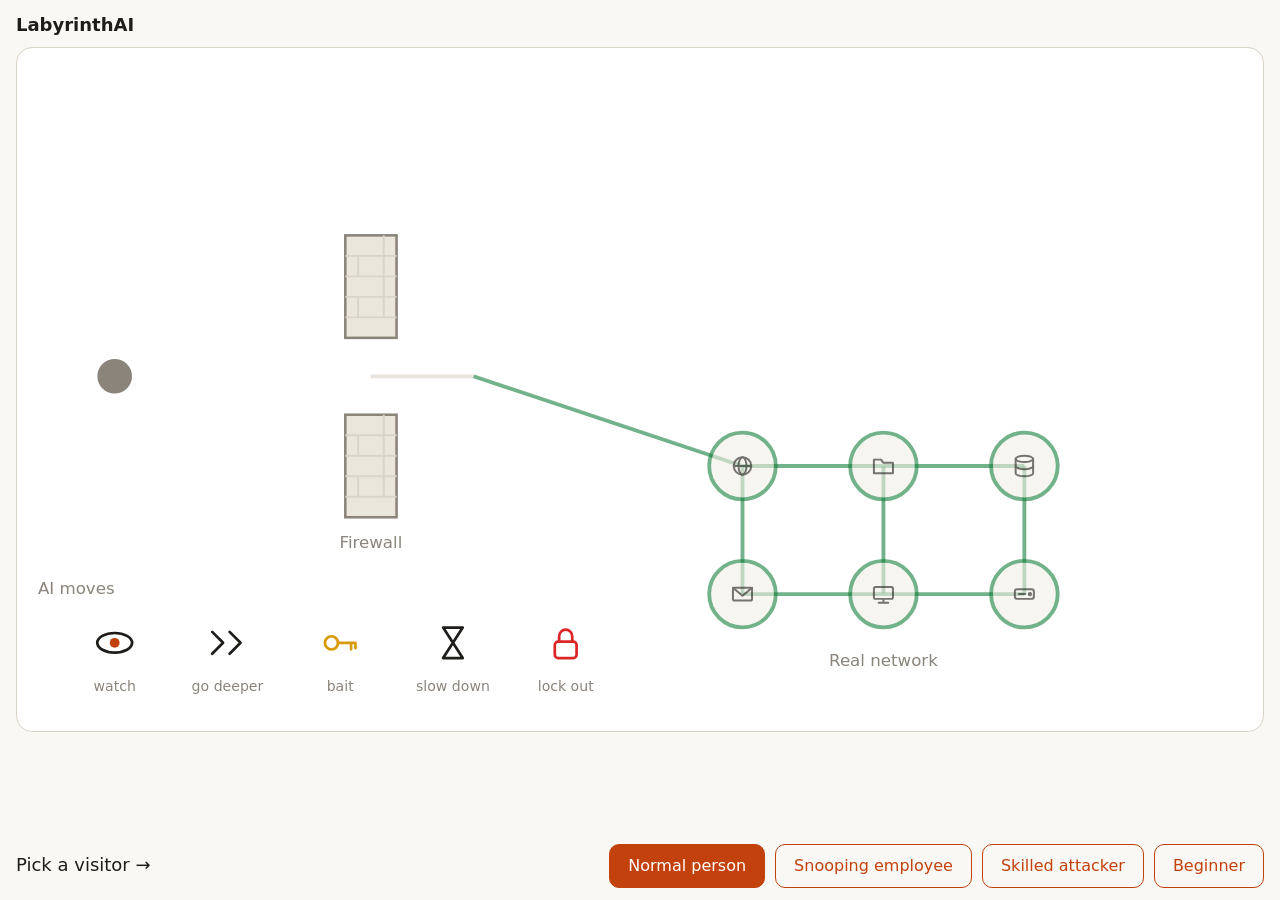
<file: visualizer/index.html>
<!doctype html>
<html lang="en"><head><meta charset="utf-8"><meta name="viewport" content="width=device-width, initial-scale=1">
<title>LabyrinthAI Overview</title>
<link rel="stylesheet" href="common.css">
<style>
/* both networks sit slightly back; only visited machines and the chosen lane are at full strength */
.node { fill: var(--dim); stroke: var(--line); stroke-width: 3; opacity: .6; transition: all .5s; }
.mi { opacity: .6; }
.node.hit, .node.caught, .node.okn { opacity: 1; }
.edge.pick, .edge.cut { opacity: 1; }
.node.fake { fill: var(--room); stroke: var(--accent); }
.node.real { fill: var(--room); stroke: var(--ok); }
.node.hit { fill: color-mix(in srgb, var(--accent) 22%, var(--room)); }
.node.caught { stroke: var(--bad); fill: color-mix(in srgb, var(--bad) 16%, var(--room)); }
.node.okn { stroke: var(--ok); fill: color-mix(in srgb, var(--ok) 20%, var(--room)); }
.edge { stroke: var(--line); stroke-width: 3; opacity: .6; transition: stroke .4s, opacity .4s; }
.edge.fake { stroke: var(--accent); stroke-dasharray: 8 6; }
.edge.pick { stroke-width: 5; }
.edge.real { stroke: var(--ok); }
.edge.dim { opacity: .25; }
.node.hid, .edge.hid, .mi.hid { opacity: 0; }   /* not created yet */
.mi { transition: opacity .5s; }
.edge.cut { stroke: var(--bad); stroke-dasharray: none; }
.wall { fill: var(--dim); stroke: var(--mute); stroke-width: 2; }
.brick { stroke: var(--line); stroke-width: 1.5; }
.ic { fill: none; stroke: var(--ink); stroke-width: 2.5; stroke-linecap: round; stroke-linejoin: round; }
.ic.red { stroke: var(--bad); } .ic.gold { stroke: var(--gold); } .ic.green { stroke: var(--ok); } .ic.acc { stroke: var(--accent); }
.tok { transition: transform .8s cubic-bezier(.5,0,.2,1); }
.fade { transition: opacity .4s; }
.cardbg { fill: var(--card); stroke: var(--line); stroke-width: 2; }
.word { font-size: 13px; }
.tag { font-size: 11px; }
.leg .ring { fill: none; stroke: var(--accent); stroke-width: 2.5; opacity: 0; transition: opacity .3s; }
.leg.cur .ring { opacity: 1; }
</style></head>
<body><main id="app"></main>
<script src="common.js"></script>
<script>
const Y = 240;
// The fake network is a copy (digital twin) of the real one: same six machines, same layout, same links.
const MACHINES = [["web", 0, 0], ["files", 1, 0], ["db", 2, 0], ["mail", 0, 1], ["admin", 1, 1], ["backup", 2, 1]];   // name, column, row
const LINKS = [["web", "files"], ["files", "db"], ["mail", "admin"], ["admin", "backup"], ["web", "mail"], ["files", "admin"], ["db", "backup"]];
const COLS = [560, 670, 780], ROWS = { f: [80, 180], r: [310, 410] };   // f = fake (top), r = real (bottom)
const P = { v: [70, Y], g: [270, Y], c: [350, Y] };
for (const [pre, rows] of Object.entries(ROWS)) for (const [n, col, row] of MACHINES) P[pre + n] = [COLS[col], rows[row]];
const FAKE = ["fweb", "ffiles", "fdb", "fbackup"];   // the route "go deeper" follows through the fake copy
const REAL = ["rweb", "rfiles", "rdb"];              // the route a normal visitor follows
const WORDS = { terminal: "command", download: "download", secretfile: "passwords", wrongpass: "guess password", login: "log in" };
const word = s => WORDS[s.icon] || (s.icon === "dbwrite" ? "change " : "read ") + s.tag;
let S;

/* ---------- pictures ---------- */
function icon(name, parent, s = 1) {
  const g = el("g", { transform: `scale(${s})` }, parent);
  const p = (t, a, c = "ic") => el(t, { ...a, class: c }, g);
  const cyl = () => { p("ellipse", { cx: 0, cy: -9, rx: 11, ry: 4 }); p("path", { d: "M-11 -9 V9 a11 4 0 0 0 22 0 V-9" }); p("path", { d: "M-11 0 a11 4 0 0 0 22 0" }); };
  const lock = c => { p("rect", { x: -10, y: -1, width: 20, height: 15, rx: 3 }, c); p("path", { d: "M-6 -1 V-6 a6 6 0 0 1 12 0 V-1" }, c); };
  switch (name) {
    // what a visitor does
    case "terminal": p("rect", { x: -16, y: -12, width: 32, height: 24, rx: 5 }); p("path", { d: "M-8 -4 L-2 1 L-8 6" }); p("path", { d: "M3 6 H10" }); break;
    case "download": p("path", { d: "M0 -14 V4" }); p("path", { d: "M-8 -3 L0 5 L8 -3" }); p("path", { d: "M-12 12 H12" }); break;
    case "secretfile": p("path", { d: "M-10 -15 H3 L11 -7 V15 H-10 Z" }); p("path", { d: "M3 -15 V-7 H11" }); p("circle", { cx: 0, cy: 3, r: 3.5 }, "ic red"); p("path", { d: "M0 6.5 V11" }, "ic red"); break;
    case "wrongpass": lock("ic"); p("path", { d: "M5 -16 L15 -6 M15 -16 L5 -6" }, "ic red"); break;
    case "login": p("rect", { x: -10, y: -1, width: 20, height: 15, rx: 3 }, "ic green"); p("path", { d: "M-6 -1 V-6 a6 6 0 0 1 11 -3" }, "ic green"); break;
    case "dbread": cyl(); p("circle", { cx: 10, cy: 9, r: 5 }, "ic acc"); p("path", { d: "M14 13 L18 17" }, "ic acc"); break;
    case "dbwrite": cyl(); p("path", { d: "M5 15 L15 5 L18 8 L8 18 Z" }, "ic acc"); break;
    // machines in the networks
    case "web": p("circle", { cx: 0, cy: 0, r: 11 }); p("ellipse", { cx: 0, cy: 0, rx: 5, ry: 11 }); p("path", { d: "M-11 0 H11" }); break;
    case "files": p("path", { d: "M-12 -8 H-3 L0 -4 H12 V9 H-12 Z" }); break;
    case "db": cyl(); break;
    case "mail": p("rect", { x: -12, y: -8, width: 24, height: 16, rx: 2 }); p("path", { d: "M-12 -8 L0 2 L12 -8" }); break;
    case "admin": p("rect", { x: -12, y: -9, width: 24, height: 15, rx: 2 }); p("path", { d: "M-6 11 H6 M0 6 V11" }); break;
    case "backup": p("rect", { x: -12, y: -6, width: 24, height: 12, rx: 3 }); p("circle", { cx: 7, cy: 0, r: 1.5 }); p("path", { d: "M-7 0 H1" }); break;
    // what the AI does about it
    case "OBSERVE": p("ellipse", { cx: 0, cy: 0, rx: 16, ry: 9 }); el("circle", { cx: 0, cy: 0, r: 4.5, fill: css("--accent") }, g); break;
    case "DEEPEN": p("path", { d: "M-14 -10 L-4 0 L-14 10" }); p("path", { d: "M2 -10 L12 0 L2 10" }); break;
    case "LURE": p("circle", { cx: -8, cy: 0, r: 6 }, "ic gold"); p("path", { d: "M-2 0 H14 M10 0 V6 M14 0 V5" }, "ic gold"); break;
    case "SLOW": p("path", { d: "M-9 -14 H9 L0 0 L9 14 H-9 L0 0 Z" }); break;
    case "CONTAIN": lock("ic red"); break;
  }
  return g;
}

// A small pill: picture + one keyword. Replaced by the next one, never stacked.
function chip(parent, s, tick) {
  const g = el("g", { class: "fade", opacity: 0 }, parent);
  el("rect", { x: -78, y: -17, width: 156, height: 34, rx: 10, class: "cardbg" }, g);
  icon(s.icon, el("g", { transform: "translate(-56 0)" }, g), .62);
  el("text", { x: -36, y: 4, class: "word" }, g, word(s)).style.textAnchor = "start";
  if (tick) { el("circle", { cx: 64, cy: 0, r: 8, fill: css("--ok") }, g); el("path", { d: "M60 0 L63 3 L69 -4", fill: "none", stroke: "#fff", "stroke-width": 2.5, "stroke-linecap": "round", "stroke-linejoin": "round" }, g); }
  return g;
}
const show = g => { void g.getBoundingClientRect(); g.setAttribute("opacity", 1); };
const hide = g => { g.setAttribute("opacity", 0); setTimeout(() => g.remove(), 450); };

// the visitor's current action, above them
function showAction(s, tick) {
  if (S.chip) hide(S.chip);
  S.chip = chip(S.tok, s, tick);
  S.chip.setAttribute("transform", "translate(0 -36)");
  show(S.chip);
}
// the AI's current move, below the visitor (ring colour = how dangerous they look), and lit in the legend
function showMove(k, th) {
  if (S.move) hide(S.move);
  S.move = el("g", { class: "fade", opacity: 0, transform: "translate(0 40)" }, S.tok);
  const bg = el("circle", { r: 18, class: "cardbg" }, S.move); bg.style.stroke = threatColor(th); bg.style.strokeWidth = 3;
  icon(k, S.move, .65);
  show(S.move);
  Object.entries(S.leg).forEach(([n, g]) => g.classList.toggle("cur", n === k));
}

// The fake network is built around the attacker: entering a machine creates it and the machines next to it.
const NEIGH = {};
LINKS.forEach(([a, b]) => { (NEIGH[a] = NEIGH[a] || []).push(b); (NEIGH[b] = NEIGH[b] || []).push(a); });
function reveal(key) {
  const name = key.slice(1);
  [name, ...NEIGH[name]].forEach(n => S.rev.add("f" + n));
  S.rev.forEach(k => { S.nodes[k].classList.remove("hid"); S.icons[k].classList.remove("hid"); });
  S.fedges.forEach(e => { if (S.rev.has("f" + e.a) && S.rev.has("f" + e.b)) e.el.classList.remove("hid"); });
  S.flabel.setAttribute("opacity", 1);
}

/* ---------- scene ---------- */
// a brick wall segment
function bricks(x, y, w, h) {
  el("rect", { x, y, width: w, height: h, class: "wall" });
  for (let yy = y + 16, r = 0; yy < y + h; yy += 16, r++) {
    el("line", { x1: x, y1: yy, x2: x + w, y2: yy, class: "brick" });
    for (let xx = x + (r % 2 ? w / 4 : w * 3 / 4); xx < x + w; xx += w / 2) el("line", { x1: xx, y1: yy - 16, x2: xx, y2: yy, class: "brick" });
  }
}

function build() {
  svg.innerHTML = "";
  S = { nodes: {}, idx: 0, leg: {}, chip: null, move: null };
  const line = (a, b, cls) => el("line", { x1: P[a][0], y1: P[a][1], x2: P[b][0], y2: P[b][1], class: cls });

  S.rev = new Set(); S.icons = {}; S.fedges = [];
  S.eFake = line("c", "fweb", "edge fake hid");
  S.eReal = line("c", "rweb", "edge real");
  line("g", "c", "edge");
  for (const [pre, kind] of [["f", "fake"], ["r", "real"]]) {
    const h = pre === "f" ? " hid" : "";   // the fake network does not exist until the attacker needs it
    LINKS.forEach(([a, b]) => { const e = line(pre + a, pre + b, "edge " + kind + h); if (pre === "f") S.fedges.push({ a, b, el: e }); });
    MACHINES.forEach(([n]) => {
      const [x, y] = P[pre + n];
      S.nodes[pre + n] = el("circle", { cx: x, cy: y, r: 26, class: "node " + kind + h });
      S.icons[pre + n] = el("g", { class: "mi" + h, transform: `translate(${x} ${y})` });
      icon(n, S.icons[pre + n], .62);
    });
  }
  S.flabel = el("text", { x: 670, y: 236, class: "fade", opacity: 0 }, svg, "Fake network (copy)");
  el("text", { x: 670, y: 466 }, svg, "Real network");

  // firewall: a brick wall with a gate
  bricks(250, 130, 40, 80); bricks(250, 270, 40, 80);
  el("text", { x: 270, y: 374 }, svg, "Firewall");

  // legend: what each AI move picture means
  el("text", { x: 40, y: 410 }, svg, "AI moves");
  [["OBSERVE", "watch"], ["DEEPEN", "go deeper"], ["LURE", "bait"], ["SLOW", "slow down"], ["CONTAIN", "lock out"]].forEach(([k, label], i) => {
    const g = el("g", { class: "leg", transform: `translate(${70 + i * 88} 448)` });
    el("circle", { r: 24, class: "ring" }, g);
    icon(k, g, .85);
    el("text", { x: 0, y: 38, class: "tag" }, g, label);
    S.leg[k] = g;
  });

  S.tok = el("g", { class: "tok" });
  S.tc = el("circle", { r: 15, fill: css("--mute"), stroke: css("--card"), "stroke-width": 3 }, S.tok);   // the visitor: one circle that shows its own verdict
  S.tok.style.transition = "none"; S.tok.style.transform = `translate(${P.v[0]}px, ${P.v[1]}px)`;
}

const moveTo = n => { S.tok.style.transition = ""; S.tok.style.transform = `translate(${P[n][0]}px, ${P[n][1]}px)`; };

const KINDS = {
  normal:   { col: "--ok",   sym: "M-6 0 L-2 5 L7 -6" },
  insider:  { col: "--gold", sym: "M0 -7 V2 M0 6 V6.5" },
  attacker: { col: "--bad",  sym: "M-5.5 -5.5 L5.5 5.5 M5.5 -5.5 L-5.5 5.5" },
};

// The visitor stops in the gate showing "?", then the same circle turns into a tick / "!" / cross, then the path splits.
async function throughFirewall(kind) {
  const K = KINDS[kind], col = css(K.col), good = kind === "normal";
  await sleep(500);
  moveTo("g"); await sleep(1100);
  const q = el("text", { x: 0, y: 5.5, fill: "#fff" }, S.tok, "?"); q.style.fontWeight = 700; q.style.fontSize = "16px";
  await sleep(1500);
  q.remove();
  S.tc.setAttribute("fill", col);
  el("path", { d: K.sym, fill: "none", stroke: "#fff", "stroke-width": 3, "stroke-linecap": "round", "stroke-linejoin": "round" }, S.tok);
  await sleep(1200);
  moveTo("c"); await sleep(800);
  (good ? S.eReal : S.eFake).classList.add("pick");
  (good ? S.eFake : S.eReal).classList.add("dim");
  await sleep(700);
}

async function play(data, name) {
  const kind = name === "normal" ? "normal" : name === "insider" ? "insider" : "attacker";
  await throughFirewall(kind);

  if (kind === "normal") {
    for (const [i, s] of data.steps.entries()) {
      const n = REAL[Math.min(i, REAL.length - 1)];
      moveTo(n); S.nodes[n].classList.add("okn");
      $("cap").textContent = s.caption;
      await sleep(700); showAction(s, true);                    // tick = allowed
      await sleep(1700);
    }
    showResult("ok", "Normal visitor → real network",
      "They only asked for things they are allowed to see, so the firewall let them through to the real network.");
    $("cap").textContent = "Try another visitor →";
    return;
  }

  S.eFake.classList.remove("hid"); reveal(FAKE[0]);            // the first fake machine is created for them
  moveTo(FAKE[0]); S.nodes[FAKE[0]].classList.add("hit"); await sleep(1000);
  for (const s of data.steps) {
    $("cap").textContent = s.caption;
    showAction(s); await sleep(1300);
    showMove(s.executed, threat(s));
    if (s.executed === "DEEPEN" && S.idx < FAKE.length - 1) { S.idx++; const n = FAKE[S.idx]; reveal(n); moveTo(n); S.nodes[n].classList.add("hit"); }   // a new room is created
    if (s.executed === "LURE") { const [x, y] = P[FAKE[S.idx]]; icon("LURE", el("g", { transform: `translate(${x + 34} ${y + 30})` }), .9); }
    await sleep(1500);
    if (s.contained) {
      S.rev.forEach(k => S.nodes[k].classList.add("caught"));
      S.eFake.setAttribute("class", "edge cut");
      S.tc.setAttribute("fill", css("--mute"));
      const lk = el("g", {}, S.tok);                            // the lock closes over the attacker
      el("circle", { r: 20, class: "cardbg" }, lk); icon("CONTAIN", lk, .8);
      break;
    }
  }
  const caught = data.outcome === "contained";
  if (kind === "insider") {
    showResult("warn", caught ? "Employee went where they should not → fake network, then locked out"
                              : "Employee reached for data that is not theirs → moved to the fake network",
      "They work here, but they asked for things outside their access. The firewall sent them to the fake network, where the AI watches and nothing real can be touched.");
  } else if (caught) {
    showResult("bad", "Attacker caught in the fake network", "The AI locked them out. The real network was never touched.");
  } else {
    showResult("bad", "Beginner stuck in the fake network",
      "Nothing dangerous happened, so the AI just kept watching. The real network was never touched.");
  }
  $("cap").textContent = "Try another visitor →";
}

mount({ viewBox: "0 0 960 500", build, play,
  buttons: [{ name: "normal", label: "Normal person" }, { name: "insider", label: "Snooping employee" },
            { name: "skilled", label: "Skilled attacker" }, { name: "novice", label: "Beginner" }] });
</script></body></html>
</file>
<file: visualizer/common.css>
:root {
  --bg: #faf8f4; --card: #ffffff; --ink: #1f1d1a; --mute: #8a847b; --line: #d9d3c8;
  --accent: #c2410c; --ok: #15803d; --bad: #dc2626; --gold: #d99a06; --room: #f3efe7; --dim: #ebe6dc;
}
@media (prefers-color-scheme: dark) {
  :root:not([data-theme="light"]) {
    --bg: #161412; --card: #201d1a; --ink: #f2eee8; --mute: #8f897f; --line: #3a352f;
    --accent: #fb923c; --ok: #4ade80; --bad: #f87171; --gold: #fbbf24; --room: #2a2622; --dim: #1e1b18;
  }
}
* { box-sizing: border-box; }
html, body { height: 100%; }
body { margin: 0; background: var(--bg); color: var(--ink); overflow: hidden;
  font: 16px/1.4 system-ui, -apple-system, "Segoe UI", sans-serif; }
/* One page, no scrolling: header and controls keep their size, the scene takes the remaining height. */
main { max-width: 1500px; height: 100%; margin: 0 auto; padding: 12px 16px; display: flex; flex-direction: column; }
.top, .bar, .result { flex: 0 0 auto; }
.top b { font-size: 18px; }
.scene { flex: 1 1 0; min-height: 0; margin-top: 10px; display: flex; background: var(--card);
  border: 1px solid var(--line); border-radius: 16px; padding: 8px; }
svg { display: block; width: 100%; height: 100%; }
svg text { font-family: inherit; font-size: 13px; text-anchor: middle; }
svg text:not([fill]) { fill: var(--mute); }
.bar { display: flex; align-items: center; justify-content: space-between; gap: 12px; margin-top: 10px; flex-wrap: wrap; }
.caption { font-size: 18px; min-height: 28px; flex: 1 1 320px; }
.controls { display: flex; gap: 10px; }
button { font: inherit; padding: 10px 18px; border-radius: 10px; border: 1px solid var(--accent);
  background: var(--accent); color: #fff; cursor: pointer; }
button.alt { background: transparent; color: var(--accent); }
button:disabled { opacity: .5; cursor: default; }
.result { margin-top: 10px; padding: 12px 20px; border-radius: 14px; border: 2px solid var(--line);
  border-left-width: 8px; display: grid; gap: 2px; align-content: center; min-height: 92px; animation: rise .4s ease-out; }
.result[hidden] { display: grid; visibility: hidden; }   /* keeps its space so the diagram never jumps */
.result b { font-size: 24px; line-height: 1.25; }
.result span { font-size: 17px; opacity: .85; }
.result.ok { border-color: var(--ok); background: color-mix(in srgb, var(--ok) 12%, var(--card)); }
.result.warn { border-color: var(--gold); background: color-mix(in srgb, var(--gold) 14%, var(--card)); }
.result.bad { border-color: var(--bad); background: color-mix(in srgb, var(--bad) 12%, var(--card)); }
@keyframes rise { from { opacity: 0; transform: translateY(10px); } to { opacity: 1; transform: none; } }
@keyframes pulse { 50% { transform: scale(1.25); opacity: .6; } }
</file>
